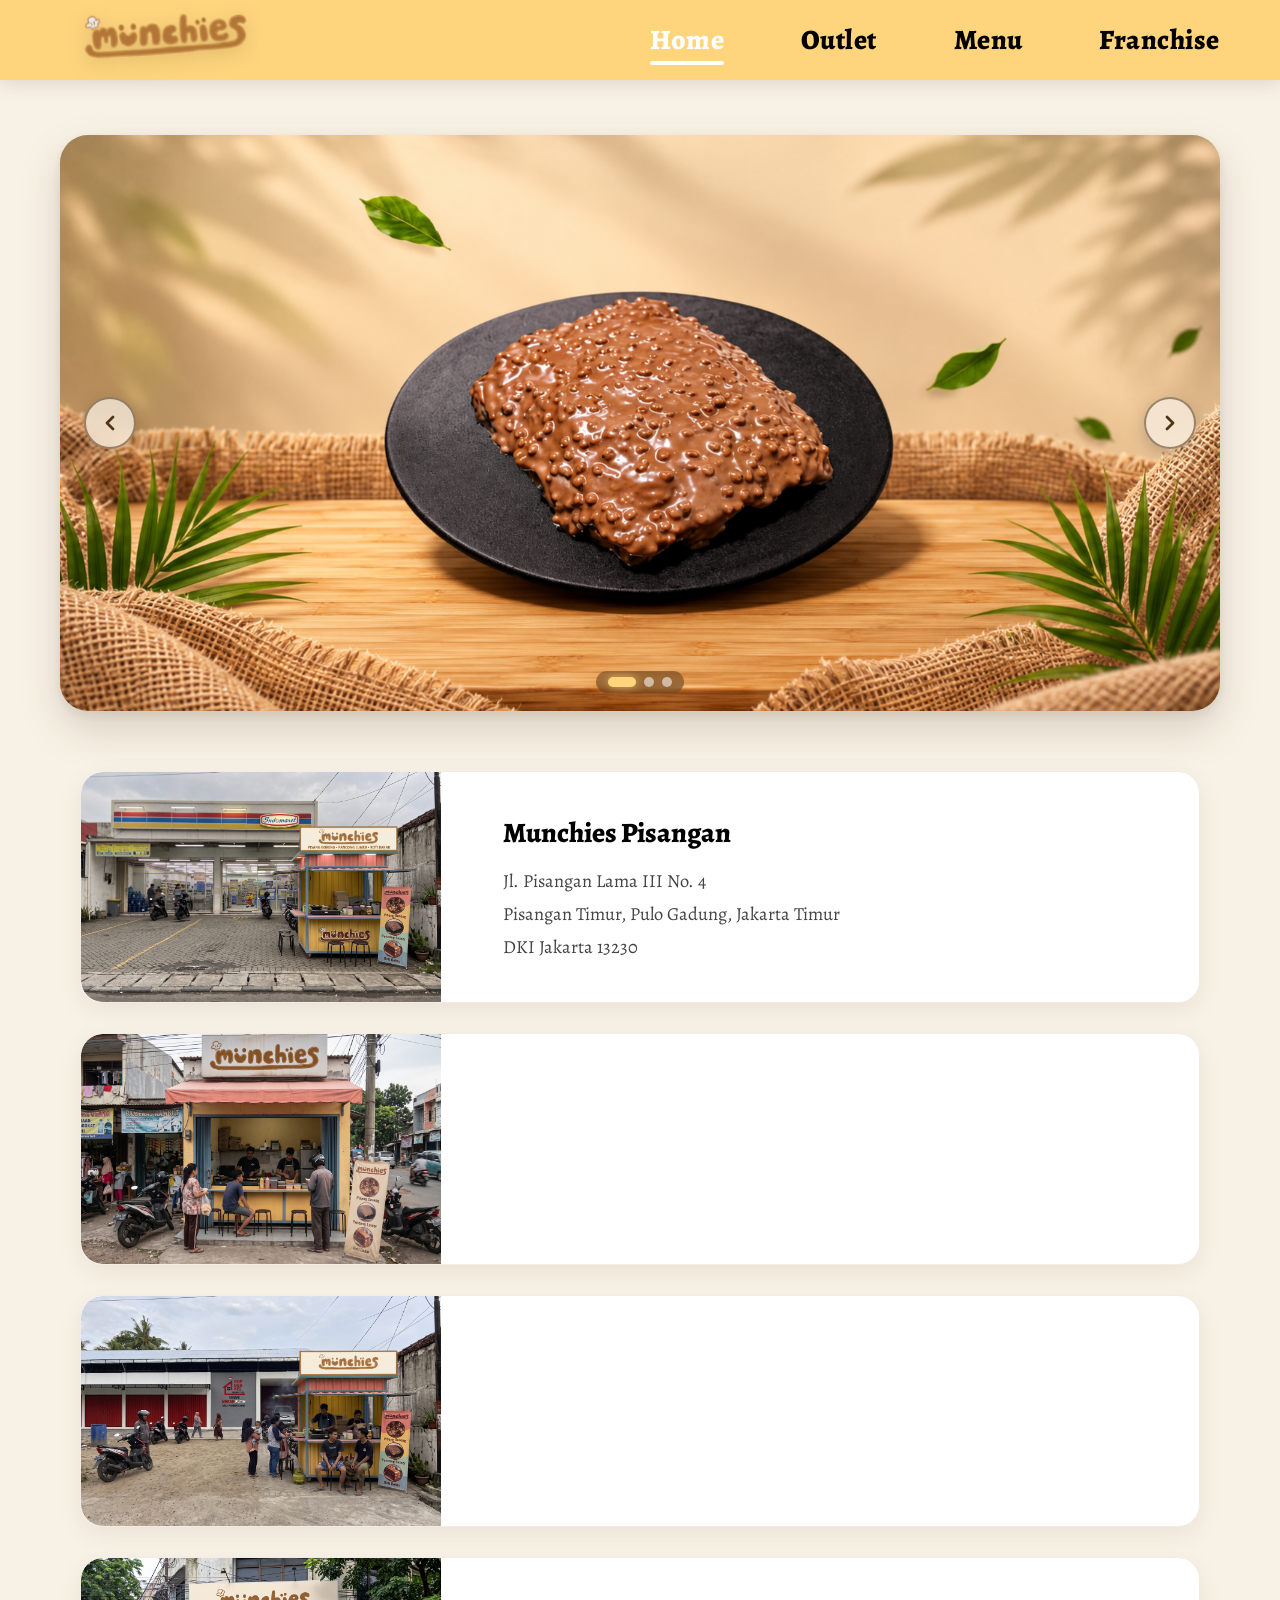
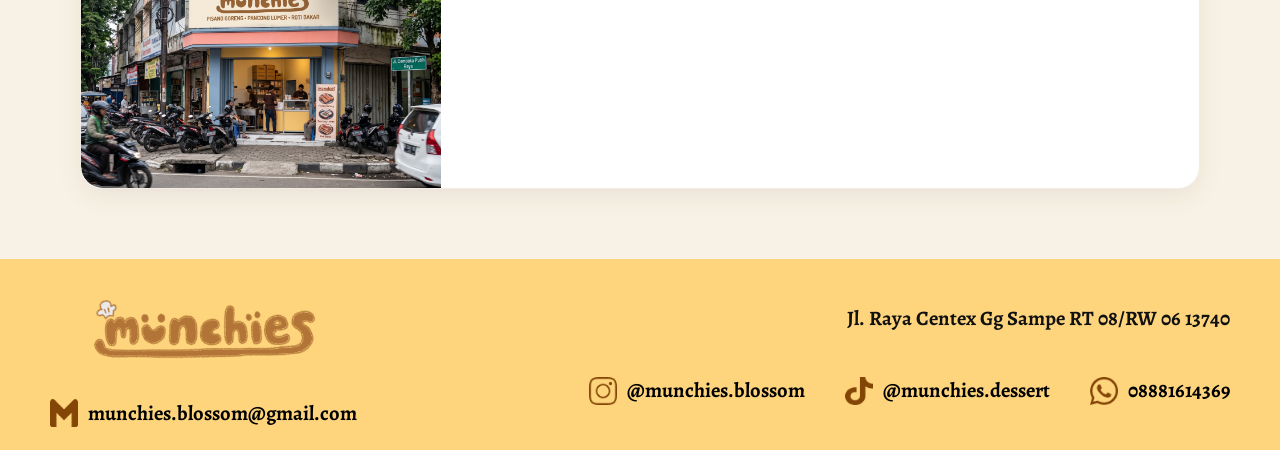
<file: index.html>
<!DOCTYPE html>
<html lang="id">
<head>
  <meta charset="UTF-8">
  <meta name="viewport" content="width=device-width, initial-scale=1.0">
  <title>Munchies - Pisang Goreng, Roti Bakar & Pancong Lumer</title>
  <link rel="icon" type="image/png" href="Logo.png">
  <link rel="stylesheet" href="style.css">
</head>
<body>
  <!-- ================================
       NAVBAR - FIXED TOP (Logo Lebih Besar)
       ================================ -->
  <nav class="navbar">
    <div class="navbar-logo">
      <a href="index.html">
        <img src="Logo.png" alt="Munchies Logo">
      </a>
    </div>
    <ul class="navbar-menu">
      <li><a href="index.html" class="navbar-link active">Home</a></li>
       <li><a href="#outlet" class="navbar-link">Outlet</a></li>
      <li><a href="menu.html" class="navbar-link">Menu</a></li>
      <li><a href="franchise.html" class="navbar-link">Franchise</a></li>
    </ul>
  </nav>
  <!-- ================================
       HERO SLIDER - HOME PAGE (MENGGUNAKAN 3 FILE HD BARU)
       ================================ -->
  <section class="hero-section">
    <div class="hero-slider-wrapper">
      <div class="hero-slider">
        <!-- Slide 1: Pancong Lumer HD -->
        <div class="hero-slide is-active-slide">
          <img src="Pancong index.png" alt="Pancong Lumer Munchies">
        </div>
        <!-- Slide 2: Roti Bakar HD -->
        <div class="hero-slide">
          <img src="Roti index.png" alt="Roti Bakar Munchies">
        </div>
        <!-- Slide 3: Pisang Goreng HD -->
        <div class="hero-slide">
          <img src="Pisang index.png" alt="Pisang Goreng Munchies">
        </div>
      </div>
      
      <!-- Tombol Navigasi Slider DI DALAM AREA FOTO -->
      <button class="slider-arrow prev" aria-label="Slide sebelumnya">&#8249;</button>
      <button class="slider-arrow next" aria-label="Slide selanjutnya">&#8250;</button>
    </div>
  </section>

 <!-- ================================
       OUTLET SECTION - VERTICAL (Foto Kiri, Teks Kanan)
       ================================ -->
 <section id="outlet" class="outlet-section">
  <div class="outlet-list">

    <!-- Outlet 1: Pisangan -->
  <a href="https://www.google.com/maps/search/?api=1&query=Universitas+Negeri+Jakarta+Kampus+A,+Jl.+Rawamangun+Muka,+Rawamangun,+Jakarta+Timur" target="_blank" rel="noopener noreferrer" class="outlet-item">
      <img src="Munchies Pisangan.jpg" alt="Munchies Pisangan" class="outlet-image">
      <div class="outlet-info">
        <h3 class="outlet-name">Munchies Pisangan</h3>
        <p class="outlet-address">
          Jl. Pisangan Lama III No. 4<br>
          Pisangan Timur, Pulo Gadung, Jakarta Timur<br>
          DKI Jakarta 13230
        </p>
      </div>
    </a>

    <!-- Outlet 2: Ciracas -->
   <a href="https://www.google.com/maps/search/?api=1&query=Universitas+Negeri+Jakarta+Kampus+B,+Jl.+Pemuda+No.+10,+Rawamangun,+Jakarta+Timur" target="_blank" rel="noopener noreferrer" class="outlet-item">
      <img src="Munchies Ciracas.jpg" alt="Munchies Ciracas" class="outlet-image">
      <div class="outlet-info">
        <h3 class="outlet-name">Munchies Ciracas</h3>
        <p class="outlet-address">
          Jl. Raya Centex Gg Sampe RT 08/RW 06<br>
          Ciracas, Jakarta Timur<br>
          DKI Jakarta 13740
        </p>
      </div>
    </a>

    <!-- Outlet 3: Bekasi -->
   <a href="https://www.google.com/maps/search/?api=1&query=Universitas+Negeri+Jakarta+Kampus+C,+Jl.+Daksinapati+Raya,+Rawamangun,+Jakarta+Timur" target="_blank" rel="noopener noreferrer" class="outlet-item">
      <img src="Munchies Bekasi.jpg" alt="Munchies Bekasi" class="outlet-image">
      <div class="outlet-info">
        <h3 class="outlet-name">Munchies Bekasi</h3>
        <p class="outlet-address">
          Jl. Boulevard Raya Blok R No. 12<br>
          Bekasi Selatan, Kota Bekasi<br>
          Jawa Barat 17144
        </p>
      </div>
    </a>

    <!-- Outlet 4: Cempaka Putih -->
  <a href="https://www.google.com/maps/search/?api=1&query=Universitas+Negeri+Jakarta+Kampus+D,+Jl.+Halimun+Raya+No.+2,+Guntur,+Jakarta+Selatan" target="_blank" rel="noopener noreferrer" class="outlet-item">
      <img src="Munchies Cempaka Putih.jpg" alt="Munchies Cempaka Putih" class="outlet-image">
      <div class="outlet-info">
        <h3 class="outlet-name">Munchies Cempaka Putih</h3>
        <p class="outlet-address">
          Jl. Cempaka Putih Tengah No. 15<br>
          Cempaka Putih, Jakarta Pusat<br>
          DKI Jakarta 10510
        </p>
      </div>
    </a>

  </div>
</section>
  <!-- ================================
       FOOTER / ABOUT US (MOCKUP ACCURATE)
       ================================ -->
  <footer class="footer">
    <div class="footer-content">
      <!-- Sisi Kiri: Logo & Email -->
      <div class="footer-brand">
        <div class="footer-logo">
          <img src="Logo.png" alt="Munchies Logo">
        </div>
        <div class="footer-contact-group">
          <a href="mailto:munchies.blossom@gmail.com" class="footer-email">
            <img src="Logo Gmail.png" alt="Gmail">
            <span>munchies.blossom@gmail.com</span>
          </a>
        </div>
      </div>
      
      <!-- Sisi Kanan: Alamat & Media Sosial -->
      <div class="footer-social-group">
        <p class="footer-address">Jl. Raya Centex Gg Sampe RT 08/RW 06 13740</p>
        <div class="footer-social-row">
          <a href="https://www.instagram.com/munchies.blossom?utm_source=qr" target="_blank" class="social-item">
            <img src="Logo Instagram.png" alt="Instagram">
            <span>@munchies.blossom</span>
          </a>
          <a href="https://www.tiktok.com/@munchies.dessert?_r=1&_t=ZS-9AjawwEMdfO" target="_blank" class="social-item">
            <img src="Logo tiktok.png" alt="TikTok">
            <span>@munchies.dessert</span>
          </a>
        </div>
        <a href="https://wa.me/628881614369" target="_blank" class="social-item">
          <img src="Logo Whatsapp.png" alt="WhatsApp">
          <span>08881614369</span>
        </a>
      </div>
    </div>
  </footer>

  <script src="script.js"></script>
</body>
</html>
</file>
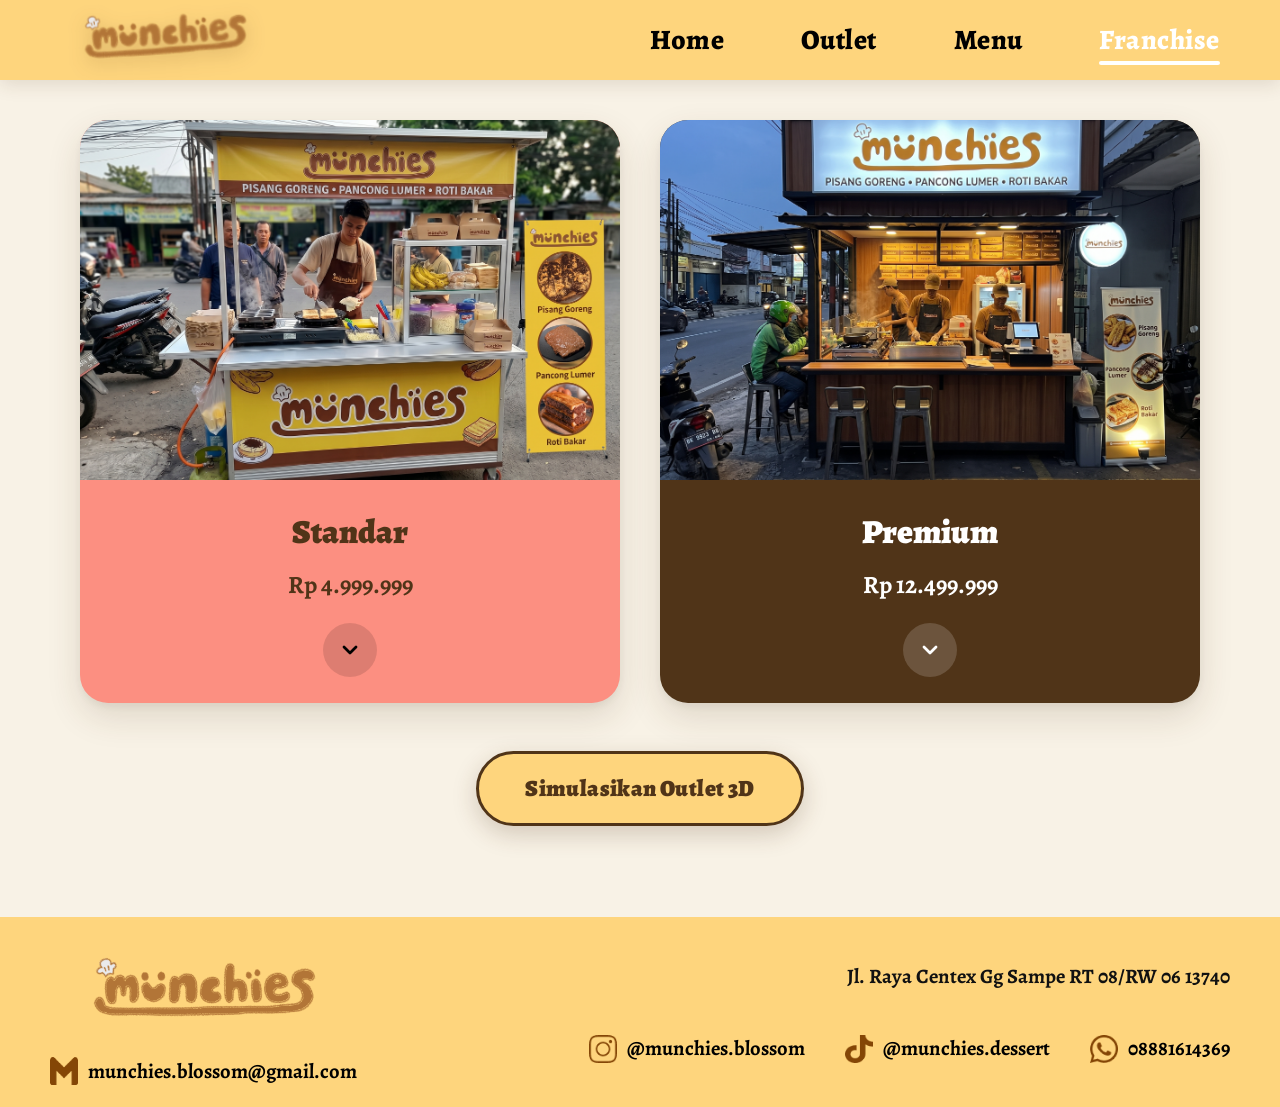
<file: franchise.html>
<!DOCTYPE html>
<html lang="id">
<head>
  <meta charset="UTF-8">
  <meta name="viewport" content="width=device-width, initial-scale=1.0">
  <title>Franchise - Munchies</title>
  <link rel="stylesheet" href="style.css">
  <style>
    /* ================================================================
       SATU TOMBOL SIMULASI 3D DI TENGAH BAWAH (DI LUAR KEDUA KOTAK KARTU)
       ================================================================ */
    .franchise-sim-cta-outside {
      max-width: 1240px;
      margin: 48px auto 10px;
      display: flex;
      justify-content: center;
      align-items: center;
    }

    .btn-simulasi-tunggal {
      display: inline-flex;
      align-items: center;
      justify-content: center;
      padding: 16px 46px;
      background-color: var(--bg-nav);
      color: #503418;
      font-family: 'Alegreya', serif;
      font-weight: 900;
      font-size: 1.45rem;
      letter-spacing: 0.4px;
      border-radius: 40px;
      border: 3px solid #503418;
      box-shadow: 0 8px 24px rgba(80, 52, 24, 0.22);
      transition: all 0.25s ease;
      text-align: center;
      cursor: pointer;
    }

    .btn-simulasi-tunggal:hover {
      background-color: #503418;
      color: #F8F2E6;
      transform: translateY(-3px);
      box-shadow: 0 12px 28px rgba(80, 52, 24, 0.35);
    }

    @media (max-width: 768px) {
      .franchise-section {
        padding: 100px 16px 50px !important;
      }
      .franchise-grid {
        grid-template-columns: 1fr !important;
        gap: 28px !important;
      }
      .franchise-sim-cta-outside {
        margin-top: 34px;
      }
      .btn-simulasi-tunggal {
        width: 100%;
        max-width: 340px;
        font-size: 1.25rem;
        padding: 14px 28px;
      }
    }
  </style>
</head>
<body>
  <!-- ================================
       NAVBAR - FIXED TOP
       ================================ -->
  <nav class="navbar">
    <div class="navbar-logo">
      <a href="index.html">
        <img src="Logo.png" alt="Munchies Logo">
      </a>
    </div>
    <ul class="navbar-menu">
      <li><a href="index.html" class="navbar-link">Home</a></li>
      <li><a href="index.html#outlet" class="navbar-link">Outlet</a></li>
      <li><a href="menu.html" class="navbar-link">Menu</a></li>
      <li><a href="franchise.html" class="navbar-link active">Franchise</a></li>
    </ul>
  </nav>

  <!-- ================================
       FRANCHISE SECTION (2 KARTU BERSIH + 1 TOMBOL DI LUAR BAWAH)
       ================================ -->
  <main class="franchise-section">
    <div class="franchise-grid">
      <!-- Franchise Card 1: Standar -->
      <div class="franchise-card standar">
        <img src="Franchise Standart.jpg" alt="Franchise Munchies Standar" class="franchise-image">
        <div class="franchise-header">
          <h3>Standar</h3>
        </div>
        <div class="franchise-price">Rp 4.999.999</div>
        <div class="franchise-arrow-wrapper">
          <button class="franchise-arrow-btn" aria-label="Buka detail paket Standar">&#9660;</button>
        </div>
        <div class="franchise-details">
          <ul>
            <li>Booth portable (aluminium/kayu) atau sepeda listrik kargo.</li>
            <li>Peralatan masak standar.</li>
            <li>Perlengkapan saji dan topping.</li>
            <li>Banner dan daftar menu.</li>
            <li>Bahan baku awal (100 porsi).</li>
            <li>100 pcs packaging berlogo.</li>
            <li>1 kaos seragam dan 1 apron.</li>
            <li>Tanpa bagi hasil, wajib membeli bahan baku dari pusat.</li>
          </ul>
        </div>
      </div>

      <!-- Franchise Card 2: Premium -->
      <div class="franchise-card premium">
        <img src="Franchise Premium.jpg" alt="Franchise Munchies Premium" class="franchise-image">
        <div class="franchise-header">
          <h3>Premium</h3>
        </div>
        <div class="franchise-price">Rp 12.499.999</div>
        <div class="franchise-arrow-wrapper">
          <button class="franchise-arrow-btn" aria-label="Buka detail paket Premium">&#9660;</button>
        </div>
        <div class="franchise-details">
          <ul>
            <li>Pilihan tempat usaha (booth container, ruko takeaway, atau restoran 2 lantai).</li>
            <li>Peralatan masak lengkap dan freezer.</li>
            <li>Paket kasir digital (tablet, printer, dan laci uang).</li>
            <li>Neon box, banner, dan buku menu.</li>
            <li>Bahan baku awal (350 porsi).</li>
            <li>400 pcs packaging full printing.</li>
            <li>3 set seragam lengkap.</li>
            <li>Pelatihan karyawan langsung dari tim pusat (3 hari)</li>
          </ul>
        </div>
      </div>
    </div>

    <!-- SATU TOMBOL SIMULASI 3D DI TENGAH BAWAH (DI LUAR BORDER KARTU) -->
    <div class="franchise-sim-cta-outside">
      <a href="simulation.html" class="btn-simulasi-tunggal">
        Simulasikan Outlet 3D
      </a>
    </div>
  </main>

  <!-- ================================
       FOOTER / ABOUT US
       ================================ -->
  <footer class="footer">
    <div class="footer-content">
      <div class="footer-brand">
        <div class="footer-logo">
          <img src="Logo.png" alt="Munchies Logo">
        </div>
        <div class="footer-contact-group">
          <a href="mailto:munchies.blossom@gmail.com" class="footer-email">
            <img src="Logo Gmail.png" alt="Gmail">
            <span>munchies.blossom@gmail.com</span>
          </a>
        </div>
      </div>
      
      <div class="footer-social-group">
        <p class="footer-address">Jl. Raya Centex Gg Sampe RT 08/RW 06 13740</p>
        <div class="footer-social-row">
          <a href="https://www.instagram.com/munchies.blossom?utm_source=qr" target="_blank" class="social-item">
            <img src="Logo Instagram.png" alt="Instagram">
            <span>@munchies.blossom</span>
          </a>
          <a href="https://www.tiktok.com/@munchies.dessert?_r=1&_t=ZS-9AjawwEMdfO" target="_blank" class="social-item">
            <img src="Logo tiktok.png" alt="TikTok">
            <span>@munchies.dessert</span>
          </a>
        </div>
        <a href="https://wa.me/628881614369" target="_blank" class="social-item">
          <img src="Logo Whatsapp.png" alt="WhatsApp">
          <span>08881614369</span>
        </a>
      </div>
    </div>
  </footer>

  <script src="script.js"></script>
</body>
</html>
</file>
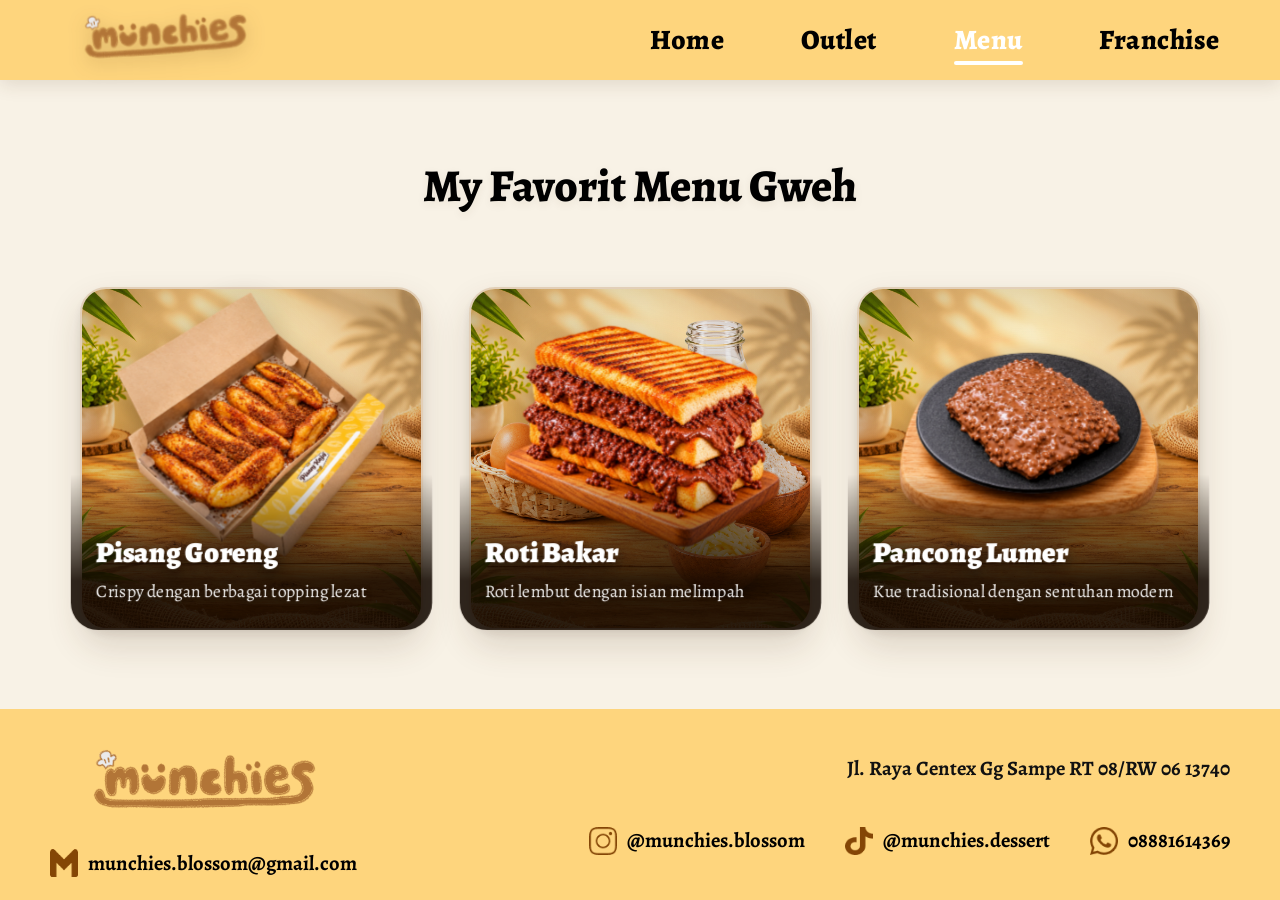
<file: menu.html>
<!DOCTYPE html>
<html lang="id">
<head>
  <meta charset="UTF-8">
  <meta name="viewport" content="width=device-width, initial-scale=1.0">
  <title>Menu - Munchies</title>
  <link rel="icon" type="image/png" href="Logo.png">
  <link rel="stylesheet" href="style.css">
</head>
<body>
  <!-- ================================
       NAVBAR - FIXED TOP
       ================================ -->
  <nav class="navbar">
    <div class="navbar-logo">
      <a href="index.html">
        <img src="Logo.png" alt="Munchies Logo">
      </a>
    </div>
    <ul class="navbar-menu">
      <li><a href="index.html" class="navbar-link">Home</a></li>
      <li><a href="index.html#outlet" class="navbar-link">Outlet</a></li>
      <li><a href="menu.html" class="navbar-link active">Menu</a></li>
      <li><a href="franchise.html" class="navbar-link">Franchise</a></li>
    </ul>
  </nav>

  <!-- ================================
       MENU SECTION - 3 LAYER OUT-OF-BOUNDS 3D POP-OUT (CLEAN TANPA BADGE)
       ================================ -->
  <section class="menu-section">
    <h1 class="menu-title">My Favorit Menu Gweh</h1>
    
    <div class="menu-grid">
      <!-- Card 1: Pisang Goreng -->
      <div class="menu-card" data-menu="pisang-goreng">
        <div class="menu-card-bg">
          <img src="bg_menu_kayu.png" alt="Latar Meja Munchies" class="menu-bg-img">
          <div class="menu-bg-vignette"></div>
          <div class="glare-3d-layer"></div>
        </div>
        <div class="menu-plate-shadow"></div>
        <img src="pg_original.png" alt="Pisang Goreng" class="menu-food-pop">
        <div class="menu-overlay">
          <h3 class="menu-name">Pisang Goreng</h3>
          <p class="menu-desc">Crispy dengan berbagai topping lezat</p>
        </div>
      </div>
      
      <!-- Card 2: Roti Bakar -->
      <div class="menu-card" data-menu="roti-bakar">
        <div class="menu-card-bg">
          <img src="bg_menu_kayu_rb.png" alt="Latar Meja Munchies" class="menu-bg-img">
          <div class="menu-bg-vignette"></div>
          <div class="glare-3d-layer"></div>
        </div>
        <div class="menu-plate-shadow"></div>
        <img src="rb_choco.png" alt="Roti Bakar" class="menu-food-pop">
        <div class="menu-overlay">
          <h3 class="menu-name">Roti Bakar</h3>
          <p class="menu-desc">Roti lembut dengan isian melimpah</p>
        </div>
      </div>
      
      <!-- Card 3: Pancong Lumer -->
      <div class="menu-card" data-menu="pancong-lumer">
        <div class="menu-card-bg">
          <img src="bg_menu_kayu.png" alt="Latar Meja Munchies" class="menu-bg-img">
          <div class="menu-bg-vignette"></div>
          <div class="glare-3d-layer"></div>
        </div>
        <div class="menu-plate-shadow"></div>
        <img src="pl_choco.png" alt="Pancong Lumer" class="menu-food-pop">
        <div class="menu-overlay">
          <h3 class="menu-name">Pancong Lumer</h3>
          <p class="menu-desc">Kue tradisional dengan sentuhan modern</p>
        </div>
      </div>
    </div>
  </section>

  <!-- ================================
       MODAL POPUP 3D - MULTI-LAYER FLOATING STAGE
       ================================ -->
  <div class="modal-overlay">
    <div class="modal-content">
      <!-- Tombol Tutup (SVG Center) -->
      <button class="modal-close" aria-label="Tutup popup">
        <svg viewBox="0 0 24 24" fill="none" stroke="currentColor" stroke-width="2.6" stroke-linecap="round" stroke-linejoin="round">
          <line x1="18" y1="6" x2="6" y2="18"></line>
          <line x1="6" y1="6" x2="18" y2="18"></line>
        </svg>
      </button>

      <!-- Tombol Panah Kiri & Kanan (SVG 100% Center) -->
      <button class="modal-side-btn prev" aria-label="Varian sebelumnya">
        <svg viewBox="0 0 24 24" fill="none" stroke="currentColor" stroke-width="2.8" stroke-linecap="round" stroke-linejoin="round">
          <polyline points="15 18 9 12 15 6"></polyline>
        </svg>
      </button>
      <button class="modal-side-btn next" aria-label="Varian selanjutnya">
        <svg viewBox="0 0 24 24" fill="none" stroke="currentColor" stroke-width="2.8" stroke-linecap="round" stroke-linejoin="round">
          <polyline points="9 18 15 12 9 6"></polyline>
        </svg>
      </button>
      
      <!-- Panggung 3D Sebelah Kiri -->
      <div class="modal-image-col">
        <div class="modal-stage-box">
          <img src="bg_menu_kayu.png" alt="Meja Kayu Munchies" class="modal-stage-bg">
          <div class="modal-stage-glow"></div>
          <div class="modal-plate-shadow"></div>
          <div class="modal-floating-wrapper">
            <img src="pg_original.png" alt="Menu Variant" class="modal-image">
          </div>
        </div>
      </div>
      
      <!-- Sebelah Kanan: Judul Berwarna, Deskripsi, & Pil Varian 3D -->
      <div class="modal-body">
        <h2 class="modal-title">Pisang Goreng</h2>
        <p class="modal-description">Deskripsi menu akan muncul di sini.</p>
      </div>
    </div>
  </div>

  <!-- ================================
       FOOTER / ABOUT US
       ================================ -->
  <footer class="footer">
    <div class="footer-content">
      <div class="footer-brand">
        <div class="footer-logo">
          <img src="Logo.png" alt="Munchies Logo">
        </div>
        <div class="footer-contact-group">
          <a href="mailto:munchies.blossom@gmail.com" class="footer-email">
            <img src="Logo Gmail.png" alt="Gmail">
            <span>munchies.blossom@gmail.com</span>
          </a>
        </div>
      </div>
      
      <div class="footer-social-group">
        <p class="footer-address">Jl. Raya Centex Gg Sampe RT 08/RW 06 13740</p>
        <div class="footer-social-row">
          <a href="https://www.instagram.com/munchies.blossom?utm_source=qr" target="_blank" class="social-item">
            <img src="Logo Instagram.png" alt="Instagram">
            <span>@munchies.blossom</span>
          </a>
          <a href="https://www.tiktok.com/@munchies.dessert?_r=1&_t=ZS-9AjawwEMdfO" target="_blank" class="social-item">
            <img src="Logo tiktok.png" alt="TikTok">
            <span>@munchies.dessert</span>
          </a>
        </div>
        <a href="https://wa.me/628881614369" target="_blank" class="social-item">
          <img src="Logo Whatsapp.png" alt="WhatsApp">
          <span>08881614369</span>
        </a>
      </div>
    </div>
  </footer>

  <script src="script.js"></script>
</body>
</html>
</file>
<file: style.css>
/* ==========================================================================
   MUNCHIES - GLOBAL STYLESHEET (3D PAGE TRANSITIONS & CENTERED SVG ARROWS)
   ========================================================================== */

@import url('https://fonts.googleapis.com/css2?family=Alegreya:wght@400;500;600;700;800;900&display=swap');

@view-transition {
  navigation: auto;
}

* {
  margin: 0;
  padding: 0;
  box-sizing: border-box;
}

:root {
  /* Warna Utama Sesuai Mockup */
  --bg-main: #F8F2E6;
  --bg-nav: #FED57D;
  --bg-footer: #FED57D;
  --text-main: #000000;
  --text-white: #FFFFFF;
  --hover-arrow: #503418;
  --overlay-dark: rgba(0, 0, 0, 0.72);
  --flavor-glow: rgba(170, 118, 65, 0.45);

  /* Warna Pop-up Pisang Goreng */
  --pg-original: #AA7641;
  --pg-coklat: #B43300;
  --pg-regal: #D79577;
  --pg-chocomaltine: #683B0D;
  --pg-cheese: #FFC080;

  /* Warna Pop-up Roti Bakar */
  --rb-roti: #AA7641;
  --rb-choco-crunchy: #52361A;
  --rb-srikaya: #F8922B;
  --rb-keju: #FFC080;

  /* Warna Pop-up Pancong Lumer */
  --pl-pancong: #AA7641;
  --pl-choco-crunchy: #52361A;
  --pl-tiramisu: #D7A66B;
  --pl-coklat: #B43300;
  --pl-keju: #FFC080;

  /* Warna Franchise */
  --fs-bg-standar: #FC8F81;
  --fs-text-standar: #503418;
  --fs-arrow-standar: #000000;
  --fs-bg-premium: #503418;
  --fs-text-premium: #FFFFFF;
  --fs-arrow-premium: #FFFFFF;

  /* Transisi */
  --transition-fast: 0.25s ease;
  --transition-medium: 0.4s cubic-bezier(0.22, 1, 0.36, 1);
}

html {
  scroll-behavior: smooth;
  background-color: var(--bg-main);
  max-width: 100%;
  overflow-x: hidden;
}

body {
  font-family: 'Alegreya', serif;
  background-color: var(--bg-main);
  color: var(--text-main);
  line-height: 1.6;
  max-width: 100%;
  overflow-x: hidden;
  min-height: 100vh;
  display: flex;
  flex-direction: column;
}

/* ==========================================================================
   ANIMASI 3D SAAT GANTI HALAMAN (3D PERSPECTIVE PAGE TRANSITION)
   ========================================================================== */
.page-3d-stage {
  transform-origin: center 220px;
  animation: pageEnter3D 0.52s cubic-bezier(0.22, 1, 0.36, 1) forwards;
  will-change: transform, opacity;
}

body.is-leaving-3d .page-3d-stage {
  animation: pageExit3D 0.28s cubic-bezier(0.4, 0, 1, 1) forwards;
  pointer-events: none;
}

@keyframes pageEnter3D {
  0% {
    opacity: 0;
    transform: perspective(1500px) rotateX(6deg) translateY(24px) scale(0.975);
  }
  100% {
    opacity: 1;
    transform: perspective(1500px) rotateX(0deg) translateY(0) scale(1);
  }
}

@keyframes pageExit3D {
  0% {
    opacity: 1;
    transform: perspective(1500px) rotateX(0deg) translateY(0) scale(1);
  }
  100% {
    opacity: 0;
    transform: perspective(1500px) rotateX(-5deg) translateY(-18px) scale(0.965);
  }
}

img {
  max-width: 100%;
  height: auto;
  display: block;
}

a {
  text-decoration: none;
  color: inherit;
}

ul {
  list-style: none;
}

button {
  border: none;
  background: none;
  cursor: pointer;
  font-family: inherit;
}

/* ==========================================================================
   EFEK KILAU CAHAYA 3D DINAMIS (3D SPOTLIGHT GLARE LAYER)
   ========================================================================== */
.glare-3d-layer {
  position: absolute;
  inset: 0;
  pointer-events: none;
  z-index: 8;
  border-radius: inherit;
  background: radial-gradient(
    circle 360px at var(--gx, 50%) var(--gy, 50%),
    rgba(255, 255, 255, 0.38),
    rgba(254, 213, 125, 0.12) 45%,
    transparent 75%
  );
  opacity: 0;
  transition: opacity 0.35s ease;
  mix-blend-mode: overlay;
}

.has-3d-tilt:hover .glare-3d-layer {
  opacity: 1;
}

/* Animasi Scroll-Reveal 3D Saat Halaman Digulir */
.reveal-3d-item {
  opacity: 0;
  transform: perspective(1100px) rotateX(16deg) translateY(48px) scale(0.96);
  transform-origin: center bottom;
  transition:
    opacity 0.7s cubic-bezier(0.22, 1, 0.36, 1),
    transform 0.7s cubic-bezier(0.22, 1, 0.36, 1);
  will-change: opacity, transform;
}

.reveal-3d-item.revealed-3d {
  opacity: 1;
  transform: perspective(1100px) rotateX(0deg) translateY(0) scale(1);
}

/* ==========================================================================
   NAVBAR - FIXED TOP
   ========================================================================== */
.navbar {
  position: fixed;
  top: 0;
  left: 0;
  right: 0;
  height: 80px;
  background-color: var(--bg-nav);
  z-index: 1000;
  padding: 0 50px;
  display: flex;
  justify-content: space-between;
  align-items: center;
  box-shadow: 0 4px 18px rgba(80, 52, 24, 0.14);
  overflow: visible;
}

.navbar-logo {
  position: relative;
  height: 80px;
  display: flex;
  align-items: center;
  margin-left: 25px;
  perspective: 600px;
  flex-shrink: 0;
}

.navbar-logo a {
  display: flex;
  align-items: center;
  height: 80px;
}

.navbar-logo img {
  height: 125px;
  width: auto;
  display: block;
  position: relative;
  top: 0;
  transform: rotate(-3.5deg) translateZ(0);
  transform-origin: left center;
  filter: drop-shadow(0 6px 10px rgba(80, 52, 24, 0.22));
  z-index: 1001;
  transition: transform 0.3s cubic-bezier(0.34, 1.56, 0.64, 1), filter 0.3s ease;
}

.navbar-logo img:hover {
  transform: rotate(-2deg) scale(1.06) translateY(-2px);
  filter: drop-shadow(0 10px 16px rgba(80, 52, 24, 0.3));
}

.navbar-menu {
  display: flex;
  justify-content: space-between;
  align-items: center;
  width: 50%;
  max-width: 720px;
}

.navbar-link {
  font-size: 1.75rem;
  font-weight: 800;
  color: var(--text-main);
  padding: 6px 10px;
  position: relative;
  letter-spacing: 0.5px;
  transition: color var(--transition-fast), transform var(--transition-fast);
  white-space: nowrap;
}

.navbar-link::after {
  content: '';
  position: absolute;
  bottom: 0;
  left: 10px;
  right: 10px;
  height: 3.5px;
  background-color: var(--text-white);
  border-radius: 2px;
  transform: scaleX(0);
  transition: transform var(--transition-fast);
}

.navbar-link:hover,
.navbar-link.active {
  color: var(--text-white);
  transform: translateY(-1px);
}

.navbar-link:hover::after,
.navbar-link.active::after {
  transform: scaleX(1);
}

/* ==========================================================================
   HERO SLIDER - HOME PAGE (SEAMLESS INFINITE LOOP & SVG CENTER ARROWS)
   ========================================================================== */
.hero-section {
  margin-top: 110px;
  padding: 25px 60px 40px;
  position: relative;
  perspective: 1500px;
}

.hero-slider-wrapper {
  position: relative;
  max-width: 1240px;
  margin: 0 auto;
  border-radius: 28px;
  overflow: hidden;
  background-color: #decbb1;
  transform-style: preserve-3d;
  transform: rotateX(var(--rx, 0deg)) rotateY(var(--ry, 0deg));
  box-shadow:
    0 18px 42px rgba(80, 52, 24, 0.18),
    0 4px 12px rgba(0, 0, 0, 0.08);
  transition: box-shadow 0.35s ease;
  will-change: transform;
}

.hero-slider-wrapper:hover {
  box-shadow:
    0 28px 60px rgba(80, 52, 24, 0.26),
    0 8px 20px rgba(0, 0, 0, 0.12);
}

.hero-slider {
  display: flex;
  width: 100%;
  will-change: transform;
}

.hero-slide {
  flex-shrink: 0;
  position: relative;
  cursor: pointer;
  overflow: hidden;
  background-color: #decbb1;
}

.hero-slide img {
  width: 100%;
  height: 64vh;
  min-height: 460px;
  max-height: 680px;
  object-fit: cover;
  object-position: center center;
  display: block;
  transform: scale(1.08) translate3d(var(--px, 0px), var(--py, 0px), 0);
  transition: transform 0.65s cubic-bezier(0.22, 1, 0.36, 1), filter 0.65s ease;
}

.hero-slide.is-active-slide img {
  transform: scale(1.05) translate3d(var(--px, 0px), var(--py, 0px), 0);
}

/* Tombol Panah Navigasi Slider 100% RATA TENGAH (SVG) */
.slider-arrow {
  position: absolute;
  top: 50%;
  transform: translateY(-50%) translateZ(40px);
  width: 52px;
  height: 52px;
  padding: 0;
  border-radius: 50%;
  background-color: rgba(248, 242, 230, 0.72);
  border: 2px solid rgba(80, 52, 24, 0.55);
  backdrop-filter: blur(8px);
  display: flex;
  align-items: center;
  justify-content: center;
  color: #503418;
  z-index: 12;
  box-shadow: 0 6px 18px rgba(0, 0, 0, 0.2);
  transition: all 0.22s cubic-bezier(0.34, 1.56, 0.64, 1);
  cursor: pointer;
}

.slider-arrow svg {
  width: 24px;
  height: 24px;
  display: block;
  flex-shrink: 0;
  pointer-events: none;
}

.slider-arrow:hover {
  background-color: var(--hover-arrow);
  border-color: var(--hover-arrow);
  color: var(--text-white);
  transform: translateY(-50%) translateZ(50px) scale(1.1);
  box-shadow: 0 10px 24px rgba(80, 52, 24, 0.38);
}

.slider-arrow:active {
  transform: translateY(-50%) translateZ(40px) scale(0.95);
}

.slider-arrow.prev { left: 24px; }
.slider-arrow.next { right: 24px; }

/* Indikator Pill Minimalis di Bawah Tengah Hero Slider */
.hero-pagination-pills {
  position: absolute;
  bottom: 18px;
  left: 50%;
  transform: translateX(-50%) translateZ(35px);
  display: flex;
  gap: 8px;
  padding: 6px 12px;
  border-radius: 20px;
  background-color: rgba(40, 22, 6, 0.38);
  backdrop-filter: blur(6px);
  z-index: 12;
}

.hero-pill-dot {
  width: 10px;
  height: 10px;
  border-radius: 10px;
  background-color: rgba(255, 255, 255, 0.55);
  transition: all 0.32s cubic-bezier(0.34, 1.56, 0.64, 1);
  cursor: pointer;
}

.hero-pill-dot.active {
  width: 28px;
  background-color: #FED57D;
  box-shadow: 0 0 10px rgba(254, 213, 125, 0.7);
}

/* ==========================================================================
   OUTLET SECTION - VERTICAL LAYOUT
   ========================================================================== */
.outlet-section {
  width: 100%;
  padding: 20px 60px 70px;
  max-width: 1240px;
  margin: 0 auto;
  scroll-margin-top: 100px;
  perspective: 1400px;
}

.outlet-list {
  display: flex;
  flex-direction: column;
  gap: 30px;
}

.outlet-item {
  position: relative;
  display: flex;
  gap: 32px;
  background: var(--text-white);
  border-radius: 22px;
  overflow: hidden;
  align-items: center;
  transform-style: preserve-3d;
  transform: perspective(1200px) rotateX(var(--rx, 0deg)) rotateY(var(--ry, 0deg));
  box-shadow: 0 8px 24px rgba(80, 52, 24, 0.08);
  border: 1px solid rgba(170, 118, 65, 0.14);
  transition: box-shadow 0.35s ease, border-color 0.35s ease;
  will-change: transform;
}

.outlet-item:hover {
  box-shadow: 0 20px 44px rgba(80, 52, 24, 0.18);
  border-color: rgba(170, 118, 65, 0.38);
}

.outlet-image {
  width: 360px;
  height: 230px;
  object-fit: cover;
  flex-shrink: 0;
  border-radius: 22px 0 0 22px;
  transition: transform 0.45s cubic-bezier(0.22, 1, 0.36, 1), filter 0.45s ease;
}

.outlet-item:hover .outlet-image {
  transform: scale(1.04) translateX(4px);
  filter: contrast(1.04) saturate(1.06);
}

.outlet-info {
  padding: 24px 30px;
  transform: translateZ(24px);
  transition: transform 0.35s ease;
}

.outlet-name {
  font-size: 1.75rem;
  font-weight: 800;
  margin-bottom: 8px;
  color: var(--text-main);
}

.outlet-address {
  font-size: 1.15rem;
  line-height: 1.8;
  color: #444;
}

/* ==========================================================================
   MENU PAGE - 3 LAYER OUT-OF-BOUNDS 3D POP-OUT CARDS (CLEAN TANPA BADGE)
   ========================================================================== */
.menu-section {
  width: 100%;
  padding: 150px 60px 50px;
  max-width: 1240px;
  margin: 0 auto;
  perspective: 1500px;
}

.menu-title {
  text-align: center;
  font-size: 2.85rem;
  font-weight: 800;
  margin-bottom: 64px;
  text-shadow: 0 3px 10px rgba(80, 52, 24, 0.08);
}

.menu-grid {
  display: grid;
  grid-template-columns: repeat(3, 1fr);
  gap: 46px;
}

.menu-card {
  position: relative;
  border-radius: 26px;
  overflow: visible;
  cursor: pointer;
  aspect-ratio: 1;
  transform-style: preserve-3d;
  transform: perspective(1100px) rotateX(var(--rx, 0deg)) rotateY(var(--ry, 0deg)) translateZ(0);
  transition: transform 0.18s ease-out;
  will-change: transform;
}

.menu-3d-badge {
  display: none !important;
}

/* Lapis 1: Bingkai Latar Meja Kayu (bg_menu_kayu.png) */
.menu-card-bg {
  position: absolute;
  inset: 0;
  border-radius: 26px;
  overflow: hidden;
  transform: translateZ(0px);
  border: 2.5px solid rgba(170, 118, 65, 0.28);
  box-shadow:
    0 16px 34px rgba(80, 52, 24, 0.16),
    0 4px 10px rgba(0, 0, 0, 0.08);
  transition: box-shadow 0.4s ease, border-color 0.4s ease;
}

.menu-card:hover .menu-card-bg {
  border-color: #FED57D;
  box-shadow:
    0 30px 60px rgba(80, 52, 24, 0.32),
    0 0 32px rgba(254, 213, 125, 0.42);
}

.menu-bg-img {
  width: 100%;
  height: 100%;
  object-fit: cover;
  transform: scale(1.08) translate3d(calc(var(--px, 0px) * -0.45), calc(var(--py, 0px) * -0.45), 0);
  transition: transform 0.55s cubic-bezier(0.22, 1, 0.36, 1), filter 0.45s ease;
}

.menu-card:hover .menu-bg-img {
  transform: scale(1.12) translate3d(calc(var(--px, 0px) * -0.6), calc(var(--py, 0px) * -0.6), 0);
  filter: brightness(0.92) contrast(1.06);
}

.menu-bg-vignette {
  position: absolute;
  inset: 0;
  background: radial-gradient(circle at 50% 42%, transparent 35%, rgba(35, 18, 4, 0.35) 100%);
  pointer-events: none;
}

/* Lapis 2: Bayangan Piring 3D di Atas Meja */
.menu-plate-shadow {
  position: absolute;
  inset: 16% 14% 22% 14%;
  border-radius: 50%;
  background: radial-gradient(circle, rgba(25, 12, 2, 0.65) 0%, rgba(25, 12, 2, 0.25) 52%, transparent 74%);
  transform: translateZ(10px) translateY(10px) scale(0.86);
  filter: blur(10px);
  pointer-events: none;
  z-index: 3;
  transition: transform 0.5s cubic-bezier(0.34, 1.56, 0.64, 1), opacity 0.45s ease, filter 0.45s ease;
}

.menu-card:hover .menu-plate-shadow {
  transform: translateZ(12px) translate3d(calc(var(--px, 0px) * -0.9), 26px, 0) scale(1.06);
  filter: blur(16px);
  opacity: 0.82;
}

/* Lapis 3: Cutout Makanan .PNG (Melayang Maju & Timbul Keluar Kartu!) */
.menu-food-pop {
  position: absolute;
  top: 2%;
  left: 5%;
  width: 90%;
  height: 82%;
  object-fit: contain;
  pointer-events: none;
  z-index: 6;
  transform: translateZ(38px) scale(0.96);
  filter: drop-shadow(0 14px 18px rgba(40, 20, 4, 0.45));
  transition:
    transform 0.52s cubic-bezier(0.34, 1.56, 0.64, 1),
    filter 0.45s ease;
  will-change: transform, filter;
}

.menu-card:hover .menu-food-pop {
  transform:
    translateZ(92px)
    translate3d(calc(var(--px, 0px) * 1.15), calc(var(--py, 0px) * 1.15 - 22px), 0)
    scale(1.20)
    rotateZ(-2.5deg);
  filter:
    drop-shadow(0 28px 26px rgba(30, 15, 3, 0.55))
    drop-shadow(0 0 18px rgba(254, 213, 125, 0.32));
}

/* Teks Judul & Deskripsi Menu Melayang di Lapisan Depan Bawah */
.menu-overlay {
  position: absolute;
  bottom: 0;
  left: 0;
  right: 0;
  border-radius: 0 0 26px 26px;
  background: linear-gradient(transparent, rgba(20, 10, 2, 0.88) 68%);
  padding: 52px 24px 22px;
  color: var(--text-white);
  transform: translateZ(56px);
  transition: transform 0.4s cubic-bezier(0.22, 1, 0.36, 1);
  z-index: 7;
  pointer-events: none;
}

.menu-card:hover .menu-overlay {
  transform: translateZ(72px) translateY(4px);
}

.menu-name {
  font-size: 1.72rem;
  font-weight: 900;
  margin-bottom: 3px;
  text-shadow: 0 4px 14px rgba(0, 0, 0, 0.75);
}

.menu-desc {
  font-size: 1.05rem;
  opacity: 0.96;
  text-shadow: 0 2px 8px rgba(0, 0, 0, 0.65);
}

/* ==========================================================================
   MODAL POPUP 3D - MULTI-LAYER FLOATING STAGE & 100% CENTERED SVG ARROWS
   ========================================================================== */
.modal-overlay {
  position: fixed;
  inset: 0;
  background-color: var(--overlay-dark);
  backdrop-filter: blur(8px);
  z-index: 2000;
  display: none;
  align-items: center;
  justify-content: center;
  padding: 24px;
  opacity: 0;
  perspective: 1600px;
  transition: opacity 0.32s ease;
}

.modal-overlay.active {
  display: flex;
  opacity: 1;
}

.modal-content {
  background:
    radial-gradient(circle 460px at 27% 50%, var(--flavor-glow), transparent 74%),
    var(--bg-main);
  border-radius: 28px;
  width: 880px;
  height: 440px;
  max-width: 880px;
  position: relative;
  box-shadow:
    0 35px 90px rgba(0, 0, 0, 0.52),
    0 0 50px var(--flavor-glow),
    0 0 0 2.5px rgba(80, 52, 24, 0.22);
  display: flex;
  align-items: center;
  overflow: visible;
  transform-style: preserve-3d;
  transform: rotateX(var(--mBoxRX, 0deg)) rotateY(var(--mBoxRY, 0deg));
  transition:
    box-shadow 0.45s ease,
    background 0.45s ease;
  will-change: transform;
}

.modal-overlay.active .modal-content {
  animation: modalPopIn3D 0.48s cubic-bezier(0.34, 1.56, 0.64, 1) forwards;
}

@keyframes modalPopIn3D {
  0% {
    opacity: 0;
    transform: rotateX(18deg) rotateY(-8deg) scale(0.78) translateY(36px);
  }
  100% {
    opacity: 1;
    transform: rotateX(var(--mBoxRX, 0deg)) rotateY(var(--mBoxRY, 0deg)) scale(1) translateY(0);
  }
}

/* Tombol Silang Tutup (100% Center SVG) */
.modal-close {
  position: absolute;
  top: 16px;
  right: 20px;
  width: 42px;
  height: 42px;
  padding: 0;
  border-radius: 50%;
  background-color: #503418;
  color: var(--text-white);
  display: flex;
  align-items: center;
  justify-content: center;
  z-index: 40;
  transform: translateZ(75px);
  box-shadow: 0 6px 14px rgba(0, 0, 0, 0.28);
  transition: all var(--transition-fast);
  cursor: pointer;
}

.modal-close svg {
  width: 20px;
  height: 20px;
  display: block;
  flex-shrink: 0;
  pointer-events: none;
}

.modal-close:hover {
  background-color: #000000;
  transform: translateZ(85px) rotate(90deg) scale(1.08);
}

/* Tombol Panah Kiri & Kanan Modal (100% Center SVG) */
.modal-side-btn {
  position: absolute;
  top: 50%;
  transform: translateY(-50%) translateZ(80px);
  width: 48px;
  height: 48px;
  padding: 0;
  border-radius: 50%;
  background-color: rgba(254, 213, 125, 0.98);
  border: 2.5px solid #503418;
  color: #503418;
  display: flex;
  align-items: center;
  justify-content: center;
  z-index: 40;
  transition: all 0.22s cubic-bezier(0.34, 1.56, 0.64, 1);
  box-shadow: 0 8px 20px rgba(80, 52, 24, 0.3);
  cursor: pointer;
}

.modal-side-btn svg {
  width: 22px;
  height: 22px;
  display: block;
  flex-shrink: 0;
  pointer-events: none;
}

.modal-side-btn:hover {
  background-color: #503418;
  color: #FFFFFF;
  transform: translateY(-50%) translateZ(90px) scale(1.12);
}

.modal-side-btn:active {
  transform: translateY(-50%) translateZ(80px) scale(0.94);
}

.modal-side-btn.prev { left: 16px; }
.modal-side-btn.next { right: 16px; }

/* Panggung 3D Sebelah Kiri di Dalam Modal */
.modal-image-col {
  width: 430px;
  height: 100%;
  padding: 26px 16px 26px 76px;
  display: flex;
  align-items: center;
  justify-content: center;
  flex-shrink: 0;
  perspective: 1100px;
  transform-style: preserve-3d;
}

.modal-stage-box {
  position: relative;
  width: 100%;
  height: 100%;
  border-radius: 24px;
  transform-style: preserve-3d;
  display: flex;
  align-items: center;
  justify-content: center;
}

.modal-stage-bg {
  position: absolute;
  inset: 0;
  width: 100%;
  height: 100%;
  object-fit: cover;
  border-radius: 24px;
  border: 2.5px solid rgba(170, 118, 65, 0.35);
  box-shadow:
    inset 0 0 36px rgba(40, 20, 4, 0.35),
    0 14px 32px rgba(80, 52, 24, 0.22);
  transform: translateZ(0px);
}

.modal-stage-glow {
  position: absolute;
  inset: 8%;
  border-radius: 50%;
  background: radial-gradient(circle, var(--flavor-glow) 0%, transparent 70%);
  transform: translateZ(8px);
  filter: blur(8px);
  pointer-events: none;
  transition: background 0.45s ease;
}

.modal-plate-shadow {
  position: absolute;
  inset: 16% 12% 14% 12%;
  border-radius: 50%;
  background: radial-gradient(circle, rgba(25, 12, 2, 0.68) 0%, rgba(25, 12, 2, 0.25) 55%, transparent 74%);
  transform: translateZ(14px) translate3d(var(--shX, 0px), var(--shY, 14px), 0) scale(0.9);
  filter: blur(12px);
  pointer-events: none;
  transition: transform 0.35s ease;
}

.modal-floating-wrapper {
  position: relative;
  width: 108%;
  height: 108%;
  display: flex;
  align-items: center;
  justify-content: center;
  transform: translateZ(68px);
  transform-style: preserve-3d;
  animation: floatPlate3D 3.8s ease-in-out infinite;
  pointer-events: none;
  z-index: 15;
}

@keyframes floatPlate3D {
  0%, 100% {
    transform: translateZ(68px) translateY(0px);
  }
  50% {
    transform: translateZ(78px) translateY(-9px);
  }
}

.modal-image {
  width: 100%;
  height: 100%;
  object-fit: contain;
  filter:
    drop-shadow(var(--shX, 0px) var(--shY, 18px) 22px rgba(30, 15, 3, 0.52))
    drop-shadow(0 0 18px var(--flavor-glow));
  transform: rotateX(var(--mrx, 0deg)) rotateY(var(--mry, 0deg)) scale(var(--mScale, 1.06));
  transition:
    transform 0.44s cubic-bezier(0.34, 1.56, 0.64, 1),
    filter 0.44s ease,
    opacity 0.28s ease;
  will-change: transform, filter;
}

.modal-body {
  flex: 1;
  height: 100%;
  padding: 32px 76px 32px 22px;
  display: flex;
  flex-direction: column;
  justify-content: center;
  overflow: hidden;
  transform: translateZ(52px);
  transform-style: preserve-3d;
  transition: transform 0.42s cubic-bezier(0.22, 1, 0.36, 1), opacity 0.28s ease;
}

.modal-3d-switching-next .modal-image {
  opacity: 0;
  transform: translateZ(-20px) rotateY(-65deg) rotateZ(-18deg) translateX(52px) scale(0.68);
}
.modal-3d-switching-next .modal-body {
  opacity: 0;
  transform: translateZ(10px) rotateY(-25deg) translateX(32px);
}

.modal-3d-switching-prev .modal-image {
  opacity: 0;
  transform: translateZ(-20px) rotateY(65deg) rotateZ(18deg) translateX(-52px) scale(0.68);
}
.modal-3d-switching-prev .modal-body {
  opacity: 0;
  transform: translateZ(10px) rotateY(25deg) translateX(-32px);
}

.modal-title {
  font-size: 2.2rem;
  font-weight: 800;
  line-height: 1.2;
  margin-bottom: 10px;
  min-height: 74px;
  perspective: 700px;
}

.word-3d-pop {
  display: inline-block;
  opacity: 0;
  transform: perspective(500px) rotateX(-65deg) translateY(18px) scale(0.9);
  transform-origin: center bottom;
  animation: wordFlipUp3D 0.46s cubic-bezier(0.34, 1.56, 0.64, 1) forwards;
}

@keyframes wordFlipUp3D {
  to {
    opacity: 1;
    transform: perspective(500px) rotateX(0deg) translateY(0) scale(1);
  }
}

.modal-description {
  font-size: 1.12rem;
  line-height: 1.68;
  color: #2c1d0e;
  margin-bottom: 16px;
}

.modal-variant-pills {
  display: flex;
  flex-wrap: nowrap;
  gap: 6px;
  margin-top: 4px;
}

.variant-pill-btn {
  padding: 6px 11px;
  border-radius: 20px;
  font-size: 0.8rem;
  font-weight: 800;
  white-space: nowrap;
  background-color: rgba(255, 255, 255, 0.82);
  color: #503418;
  border: 2px solid rgba(80, 52, 24, 0.25);
  box-shadow: 0 3px 0 rgba(80, 52, 24, 0.2);
  transition: all 0.22s cubic-bezier(0.34, 1.56, 0.64, 1);
  cursor: pointer;
}

.variant-pill-btn:hover {
  transform: translateY(-2px);
  border-color: #503418;
  background-color: #FED57D;
}

.variant-pill-btn.active {
  background-color: #503418;
  color: #FED57D;
  border-color: #503418;
  transform: translateY(-2px) scale(1.05);
  box-shadow: 0 4px 10px rgba(80, 52, 24, 0.3);
}

/* ==========================================================================
   FRANCHISE PAGE - PERSIS MOCKUP (DENGAN PANAH SVG CENTER)
   ========================================================================== */
.franchise-section {
  width: 100%;
  padding: 120px 60px 80px;
  max-width: 1240px;
  margin: 0 auto;
  perspective: 1500px;
}

.franchise-grid {
  display: grid;
  grid-template-columns: repeat(2, 1fr);
  gap: 40px;
  align-items: start;
}

.franchise-card {
  border-radius: 28px;
  overflow: hidden;
  position: relative;
  align-self: start;
  transform-style: preserve-3d;
  transform: perspective(1200px) rotateX(var(--rx, 0deg)) rotateY(var(--ry, 0deg));
  box-shadow:
    0 14px 34px rgba(80, 52, 24, 0.14),
    0 4px 10px rgba(0, 0, 0, 0.06);
  transition: box-shadow 0.35s ease;
  will-change: transform;
}

.franchise-card:hover {
  box-shadow:
    0 26px 56px rgba(80, 52, 24, 0.26),
    0 8px 20px rgba(0, 0, 0, 0.12);
}

.franchise-card.standar { background-color: var(--fs-bg-standar); }
.franchise-card.premium { background-color: var(--fs-bg-premium); }

.franchise-image {
  width: 100%;
  height: 360px;
  object-fit: cover;
  display: block;
  transition: transform 0.5s cubic-bezier(0.22, 1, 0.36, 1);
}

.franchise-card:hover .franchise-image {
  transform: scale(1.04);
}

.franchise-header {
  padding: 26px 30px 4px;
  text-align: center;
  transform: translateZ(26px);
}

.franchise-header h3 {
  font-size: 2.1rem;
  font-weight: 900;
  margin-bottom: 2px;
}

.franchise-card.standar .franchise-header h3,
.franchise-card.standar .franchise-price {
  color: var(--fs-text-standar);
}

.franchise-card.premium .franchise-header h3,
.franchise-card.premium .franchise-price {
  color: var(--fs-text-premium);
}

.franchise-price {
  padding: 0 30px 18px;
  text-align: center;
  font-size: 1.55rem;
  font-weight: 700;
  transform: translateZ(26px);
}

.franchise-arrow-wrapper {
  padding: 0 30px 26px;
  text-align: center;
  transform: translateZ(30px);
}

.franchise-arrow-btn {
  width: 54px;
  height: 54px;
  padding: 0;
  border-radius: 50%;
  display: inline-flex;
  align-items: center;
  justify-content: center;
  transition: transform 0.35s cubic-bezier(0.34, 1.56, 0.64, 1), background-color 0.25s ease;
}

.franchise-arrow-btn svg {
  width: 24px;
  height: 24px;
  display: block;
  flex-shrink: 0;
  pointer-events: none;
}

.franchise-card.standar .franchise-arrow-btn {
  background-color: rgba(0, 0, 0, 0.12);
  color: var(--fs-arrow-standar);
}

.franchise-card.premium .franchise-arrow-btn {
  background-color: rgba(255, 255, 255, 0.16);
  color: var(--fs-arrow-premium);
}

.franchise-arrow-btn:hover {
  transform: scale(1.1);
}

.franchise-arrow-btn.rotated {
  transform: rotate(180deg);
}

.franchise-details {
  padding: 0 36px;
  max-height: 0;
  opacity: 0;
  overflow: hidden;
  transition:
    max-height 0.48s cubic-bezier(0.22, 1, 0.36, 1),
    padding 0.4s cubic-bezier(0.22, 1, 0.36, 1),
    opacity 0.35s ease;
}

.franchise-details.open {
  padding: 0 36px 36px;
  max-height: 900px;
  opacity: 1;
}

.franchise-details ul {
  display: flex;
  flex-direction: column;
  gap: 14px;
}

.franchise-details li {
  display: flex;
  align-items: flex-start;
  gap: 12px;
  font-size: 1.15rem;
  font-weight: 500;
  line-height: 1.6;
  transform: translateX(-10px);
  opacity: 0;
  transition: transform 0.35s ease, opacity 0.35s ease;
}

.franchise-details.open li {
  transform: translateX(0);
  opacity: 1;
}

.franchise-card.standar .franchise-details li,
.franchise-card.standar .franchise-details li::before {
  color: var(--fs-text-standar);
}

.franchise-card.premium .franchise-details li,
.franchise-card.premium .franchise-details li::before {
  color: var(--fs-text-premium);
}

.franchise-details li::before {
  content: '✓';
  font-weight: 800;
  font-size: 1.25rem;
  flex-shrink: 0;
}

.franchise-sim-cta-outside {
  max-width: 1240px;
  margin: 52px auto 12px;
  display: flex;
  justify-content: center;
  align-items: center;
  perspective: 800px;
}

.btn-simulasi-tunggal {
  display: inline-flex;
  align-items: center;
  justify-content: center;
  padding: 16px 48px;
  background-color: var(--bg-nav);
  color: #503418;
  font-family: 'Alegreya', serif;
  font-weight: 900;
  font-size: 1.45rem;
  letter-spacing: 0.4px;
  border-radius: 40px;
  border: 3px solid #503418;
  box-shadow:
    0 7px 0 #503418,
    0 14px 28px rgba(80, 52, 24, 0.26);
  transform: translateY(0);
  transition:
    transform 0.18s cubic-bezier(0.34, 1.56, 0.64, 1),
    box-shadow 0.18s ease,
    background-color 0.2s ease,
    color 0.2s ease;
  text-align: center;
  cursor: pointer;
}

.btn-simulasi-tunggal:hover {
  background-color: #ffe094;
  transform: translateY(-3px);
  box-shadow:
    0 10px 0 #503418,
    0 18px 34px rgba(80, 52, 24, 0.34);
}

.btn-simulasi-tunggal:active {
  transform: translateY(5px);
  box-shadow:
    0 2px 0 #503418,
    0 6px 14px rgba(80, 52, 24, 0.22);
}

/* ==========================================================================
   FOOTER / ABOUT US
   ========================================================================== */
.footer {
  background-color: var(--bg-footer);
  padding: 20px 50px;
  margin-top: auto;
}

.footer-content {
  width: 100%;
  margin: 0 auto;
  display: flex;
  justify-content: space-between;
  align-items: center;
  gap: 40px;
}

/* Sisi Kiri: Tetap di Kiri (Logo Besar di Atas & Email di Bawahnya) */
.footer-brand {
  display: flex;
  flex-direction: column;
  align-items: center;
  text-align: center;
  flex-shrink: 0;
}

.footer-logo {
  display: flex;
  align-items: center;
  justify-content: center;
}

.footer-logo img {
  height: 170px;
  width: auto;
  margin-top: -32px;
  margin-bottom: -20px;
  object-fit: contain;
}

.footer-contact-group {
  display: flex;
  flex-direction: column;
  align-items: center;
}

.footer-email {
  display: flex;
  align-items: center;
  gap: 10px;
  font-size: 1.28rem;
  font-weight: 700;
  transition: opacity var(--transition-fast), transform var(--transition-fast);
}

.footer-email:hover {
  opacity: 0.8;
  transform: translateY(-2px);
}

.footer-email img {
  width: 28px;
  height: 28px;
  flex-shrink: 0;
}

/* Sisi Kanan: Digeser ke Kanan, Tulisan Besar, & Spasi Lega */
.footer-social-group {
  display: flex;
  flex-direction: row;
  flex-wrap: wrap;
  align-items: center;
  justify-content: flex-end;
  gap: 40px;
}

.footer-address {
  font-size: 1.28rem;
  font-weight: 700;
  color: #111;
  text-align: right;
}

.footer-social-row {
  display: flex;
  align-items: center;
  gap: 40px;
}

.social-item {
  display: flex;
  align-items: center;
  gap: 10px;
  font-size: 1.28rem;
  font-weight: 700;
  white-space: nowrap;
  transition: opacity var(--transition-fast), transform var(--transition-fast);
}

.social-item:hover {
  opacity: 0.8;
  transform: translateY(-2px);
}

.social-item img {
  width: 28px;
  height: 28px;
  flex-shrink: 0;
}

/* ==========================================================================
   RESPONSIVE TABLET & HP (NAVBAR & FOOTER RAPI TANPA OVERFLOW)
   ========================================================================== */
@media (max-width: 1024px) {
  .navbar {
    padding: 0 24px;
  }
  .navbar-logo {
    margin-left: 0;
  }
  .navbar-logo img {
    height: 100px;
  }
  .navbar-menu {
    width: auto;
    gap: 18px;
  }
  .navbar-link {
    font-size: 1.4rem;
  }
  .hero-section,
  .outlet-section,
  .menu-section,
  .franchise-section {
    padding-left: 24px;
    padding-right: 24px;
  }
  .menu-grid {
    grid-template-columns: repeat(2, 1fr);
  }
  .franchise-grid {
    grid-template-columns: 1fr;
  }
  .outlet-item {
    flex-direction: column;
    align-items: stretch;
  }
  .outlet-image {
    width: 100%;
    height: 240px;
    border-radius: 22px 22px 0 0;
  }
  .modal-content {
    width: 100%;
    max-width: 820px;
    height: auto;
    min-height: 400px;
  }
  .modal-image-col {
    width: 44%;
    padding: 24px 12px 24px 66px;
  }
  .modal-stage-box {
    height: 320px;
  }
  .modal-body {
    padding: 28px 66px 28px 18px;
  }
  .footer {
    padding: 24px 24px;
  }
  .footer-content {
    flex-direction: column;
    align-items: center;
    text-align: center;
    gap: 20px;
  }
  .footer-social-group {
    justify-content: center;
    gap: 20px;
  }
  .footer-address {
    text-align: center;
    width: 100%;
  }
}

@media (max-width: 768px) {
  /* NAVBAR MOBILE: 1 Baris Proporsional & Tidak Meluber */
  .navbar {
    height: 64px;
    padding: 0 12px;
    justify-content: space-between;
  }
  .navbar-logo {
    height: 64px;
    margin-left: 0;
    flex-shrink: 0;
  }
  .navbar-logo a {
    height: 64px;
  }
  .navbar-logo img {
    height: 62px;
    max-width: 115px;
    object-fit: contain;
    transform: rotate(-3deg) translateZ(0);
  }
  .navbar-menu {
    width: auto;
    max-width: none;
    gap: 4px;
    justify-content: flex-end;
    flex-wrap: nowrap;
  }
  .navbar-link {
    font-size: 1rem;
    padding: 4px 6px;
    letter-spacing: 0;
  }
  .navbar-link::after {
    left: 6px;
    right: 6px;
    height: 2.5px;
  }

  /* HERO SLIDER MOBILE */
  .hero-section {
    margin-top: 76px;
    padding: 14px 16px 24px;
  }
  .hero-slider-wrapper {
    border-radius: 20px;
  }
  .hero-slide img {
    height: 38vh;
    min-height: 230px;
  }
  .slider-arrow {
    width: 40px;
    height: 40px;
  }
  .slider-arrow svg {
    width: 20px;
    height: 20px;
  }
  .slider-arrow.prev { left: 10px; }
  .slider-arrow.next { right: 10px; }

  /* OUTLET MOBILE */
  .outlet-section {
    padding: 20px 16px 40px;
  }
  .outlet-info {
    padding: 18px 20px;
  }
  .outlet-name {
    font-size: 1.4rem;
  }
  .outlet-address {
    font-size: 1rem;
  }

  /* MENU MOBILE */
  .menu-section {
    padding: 96px 22px 50px;
  }
  .menu-title {
    font-size: 2.1rem;
    margin-bottom: 32px;
  }
  .menu-grid {
    grid-template-columns: 1fr;
    gap: 36px;
  }

  /* MODAL 3D MOBILE */
  .modal-overlay {
    padding: 14px;
  }
  .modal-content {
    flex-direction: column;
    width: 100%;
    max-width: 420px;
    height: auto;
    min-height: 0;
    max-height: 88vh;
    overflow-y: auto;
    border-radius: 22px;
  }
  .modal-image-col {
    width: 100%;
    height: auto;
    padding: 54px 24px 8px;
  }
  .modal-stage-box {
    height: 225px;
    border-radius: 18px;
  }
  .modal-body {
    width: 100%;
    height: auto;
    padding: 12px 24px 28px;
    text-align: center;
  }
  .modal-title {
    font-size: 1.65rem;
    margin-bottom: 10px;
    min-height: 0;
  }
  .modal-title div,
  .modal-title span {
    align-items: center;
    justify-content: center;
  }
  .modal-description {
    font-size: 1rem;
    line-height: 1.6;
  }
  .modal-variant-pills {
    justify-content: center;
    flex-wrap: wrap;
  }
  .modal-side-btn {
    top: 165px;
    width: 38px;
    height: 38px;
  }
  .modal-side-btn svg {
    width: 18px;
    height: 18px;
  }
  .modal-side-btn.prev { left: 8px; }
  .modal-side-btn.next { right: 8px; }

  /* FRANCHISE MOBILE */
  .franchise-section {
    padding: 96px 16px 50px;
  }
  .franchise-image {
    height: 230px;
  }
  .franchise-header h3 {
    font-size: 1.75rem;
  }
  .franchise-price {
    font-size: 1.35rem;
  }
  .franchise-details.open {
    padding: 0 22px 26px;
  }
  .franchise-details li {
    font-size: 1.02rem;
  }
  .franchise-sim-cta-outside {
    margin-top: 34px;
  }
  .btn-simulasi-tunggal {
    width: 100%;
    max-width: 340px;
    font-size: 1.25rem;
    padding: 14px 28px;
  }

  /* FOOTER MOBILE: Susun Vertikal Rapi & Tidak Melebar Keluar Layar */
  .footer {
    padding: 26px 16px 28px;
  }
  .footer-content {
    display: flex;
    flex-direction: column;
    align-items: center;
    text-align: center;
    gap: 18px;
  }
  .footer-brand {
    width: 100%;
    align-items: center;
  }
  .footer-logo img {
    height: 92px;
    margin-top: -12px;
    margin-bottom: -8px;
  }
  .footer-email {
    font-size: 1rem;
    gap: 8px;
    justify-content: center;
    word-break: break-all;
  }
  .footer-email img,
  .social-item img {
    width: 22px;
    height: 22px;
  }
  .footer-social-group {
    width: 100%;
    display: flex;
    flex-direction: column;
    align-items: center;
    justify-content: center;
    gap: 12px;
  }
  .footer-address {
    font-size: 1rem;
    text-align: center;
    line-height: 1.45;
  }
  .footer-social-row {
    display: flex;
    flex-direction: row;
    flex-wrap: wrap;
    justify-content: center;
    align-items: center;
    gap: 12px 18px;
    width: 100%;
  }
  .social-item {
    font-size: 1rem;
    gap: 8px;
    justify-content: center;
  }
}

/* Penyesuaian Tambahan untuk Layar HP Kecil (360px - 420px) */
@media (max-width: 420px) {
  .navbar {
    height: 60px;
    padding: 0 8px;
  }
  .navbar-logo,
  .navbar-logo a {
    height: 60px;
  }
  .navbar-logo img {
    height: 52px;
    max-width: 96px;
  }
  .navbar-menu {
    gap: 2px;
  }
  .navbar-link {
    font-size: 0.88rem;
    padding: 4px 5px;
  }
}
</file>
